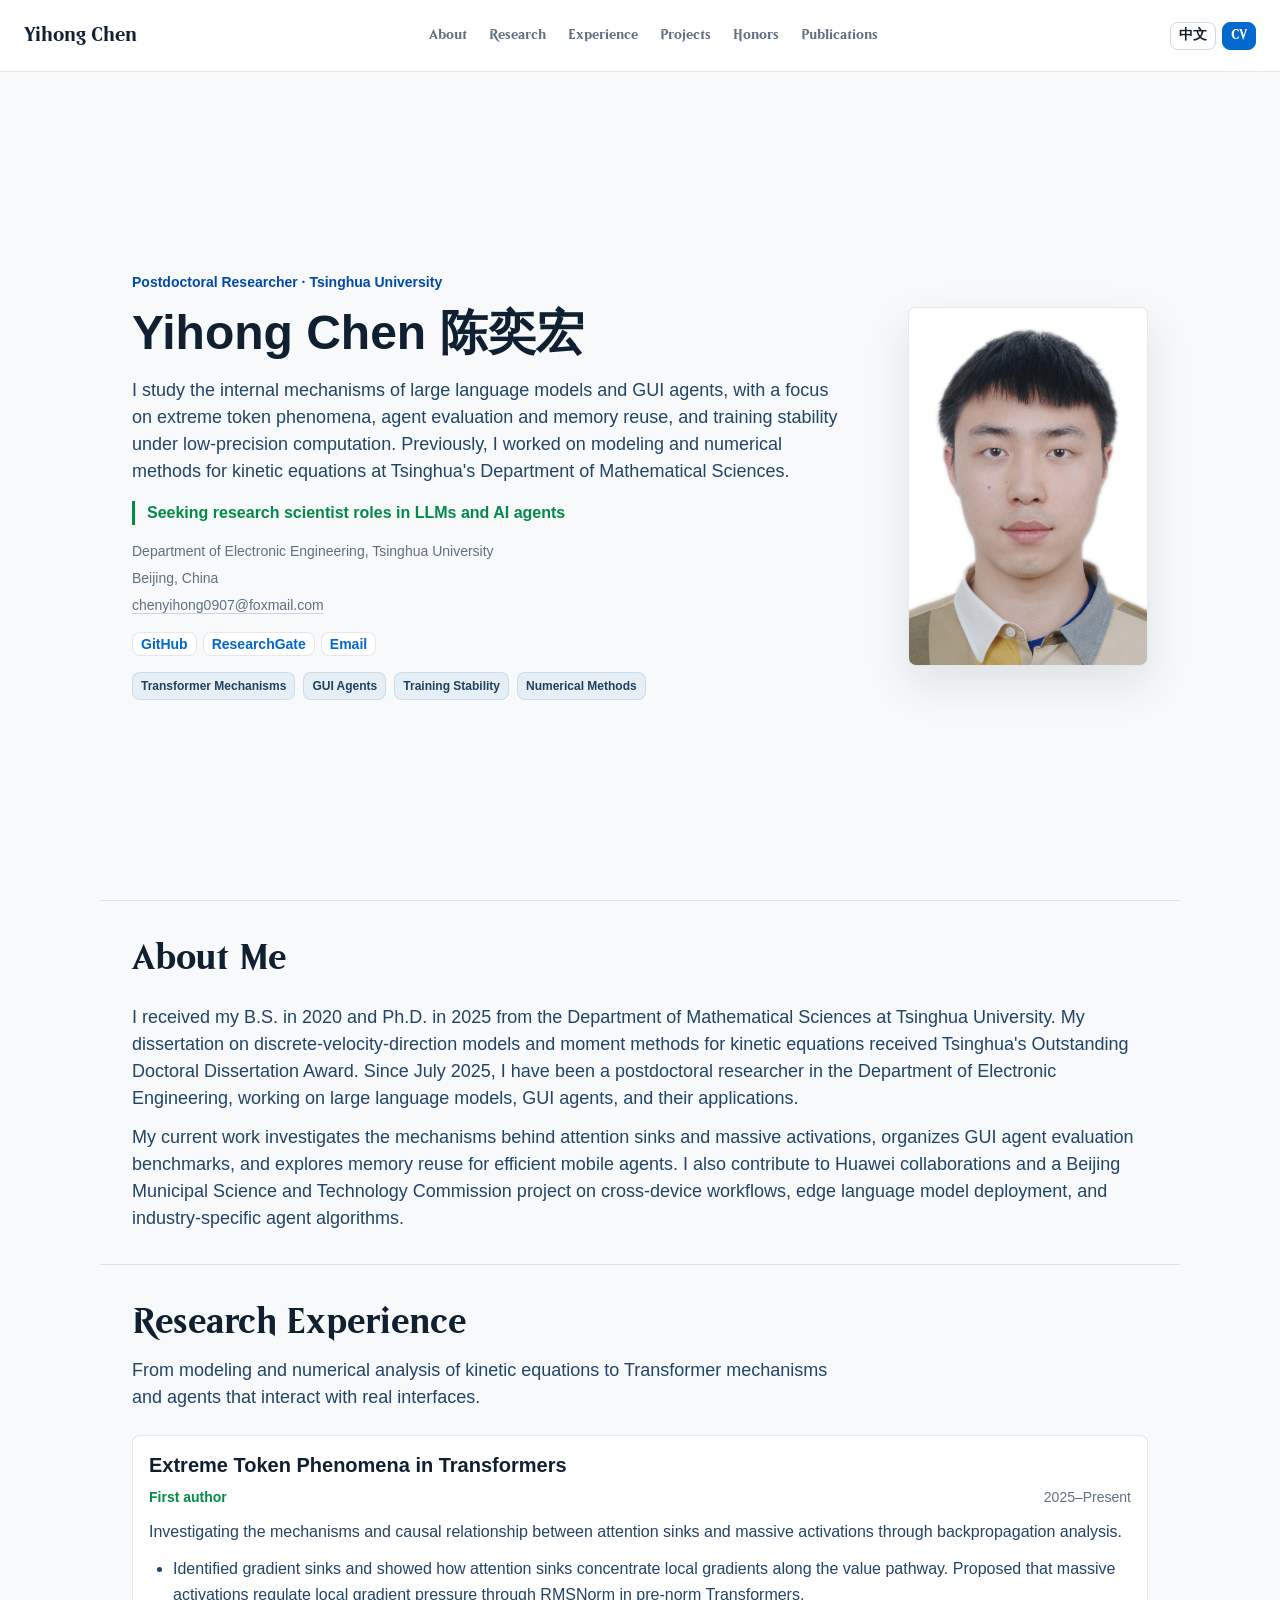
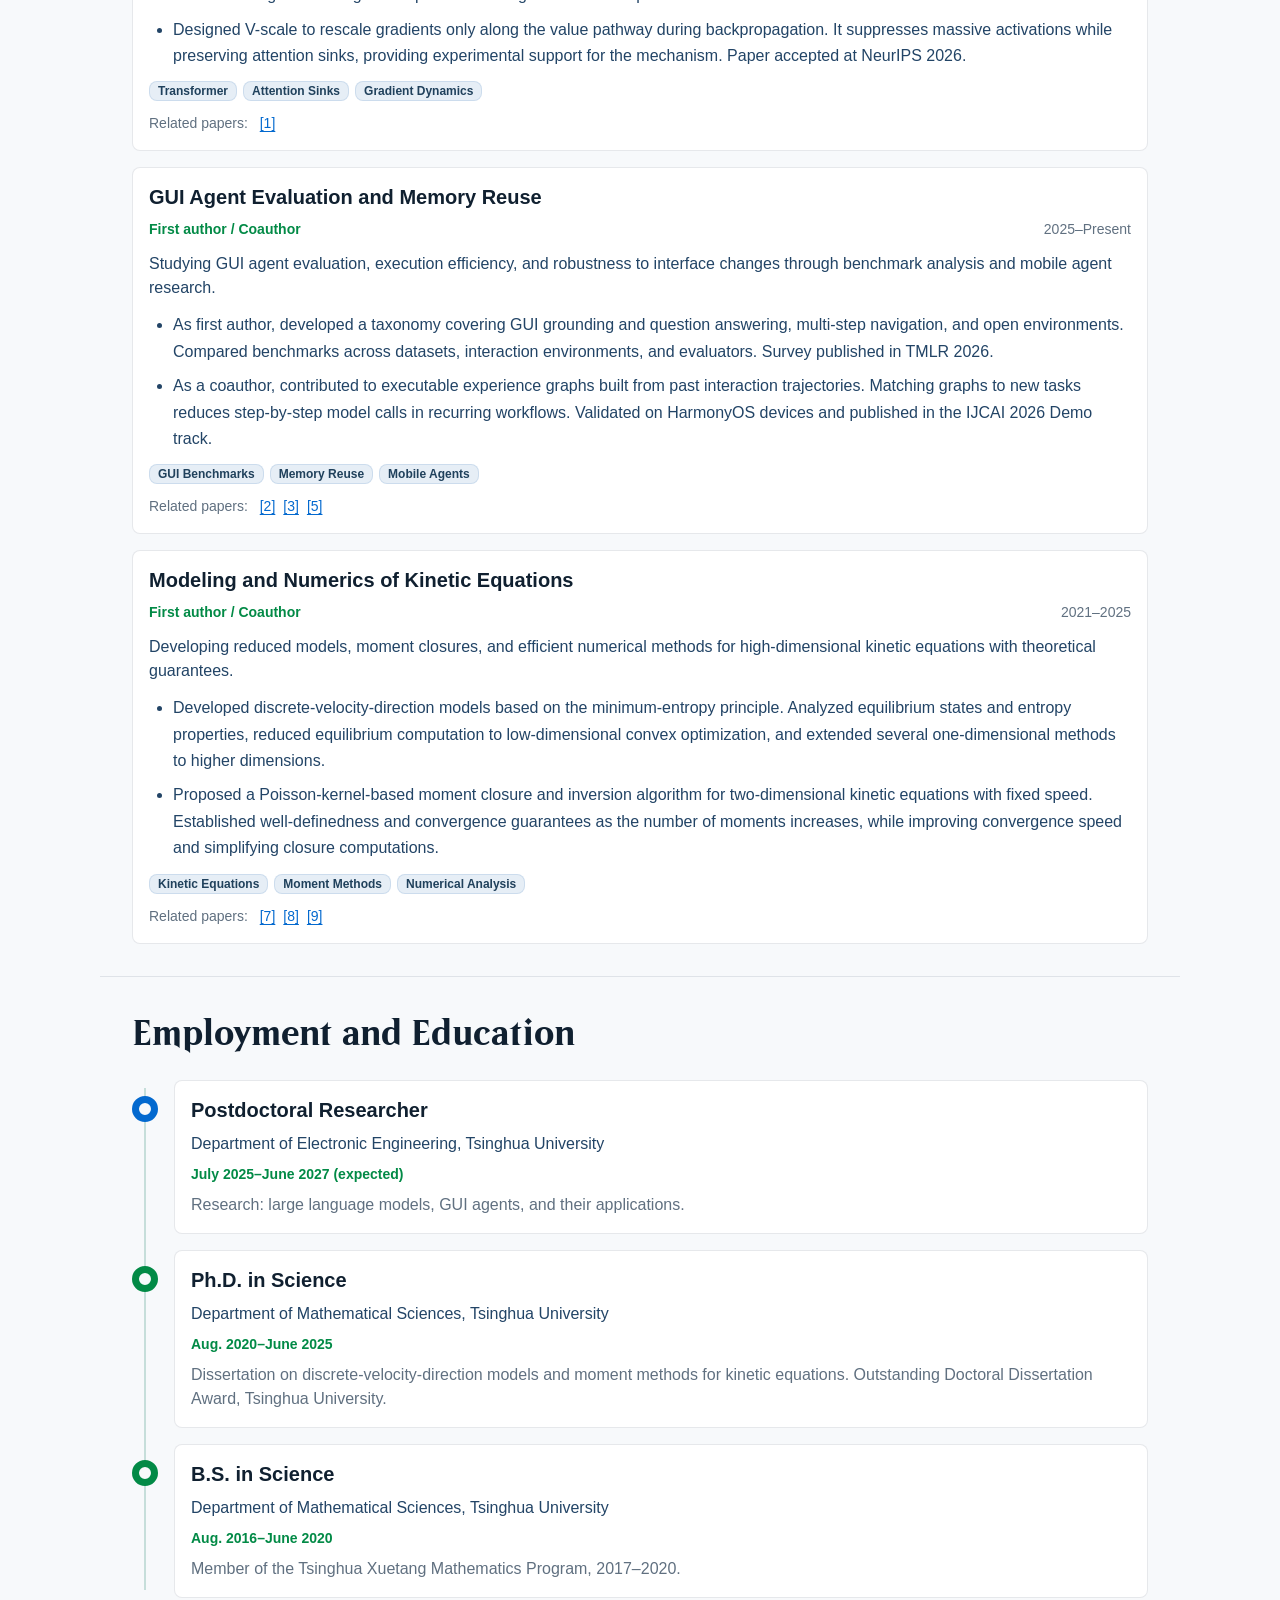
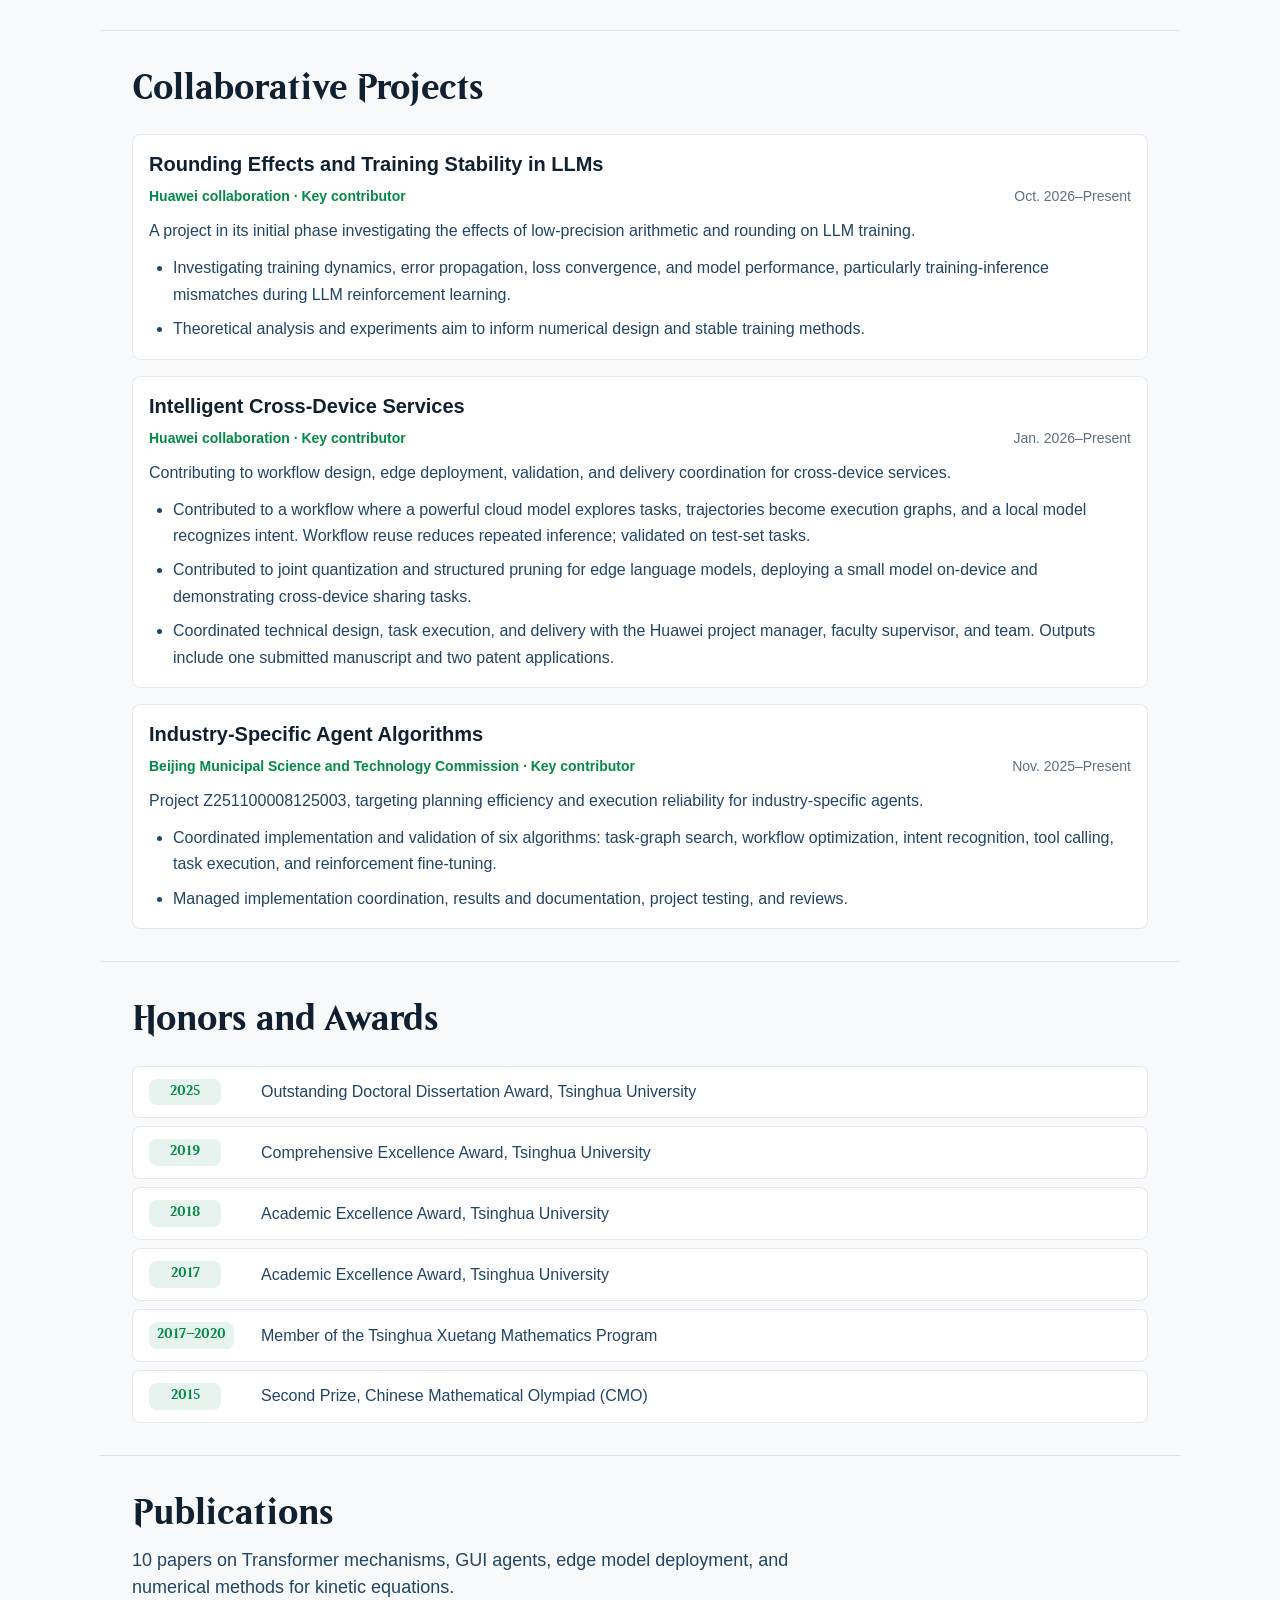
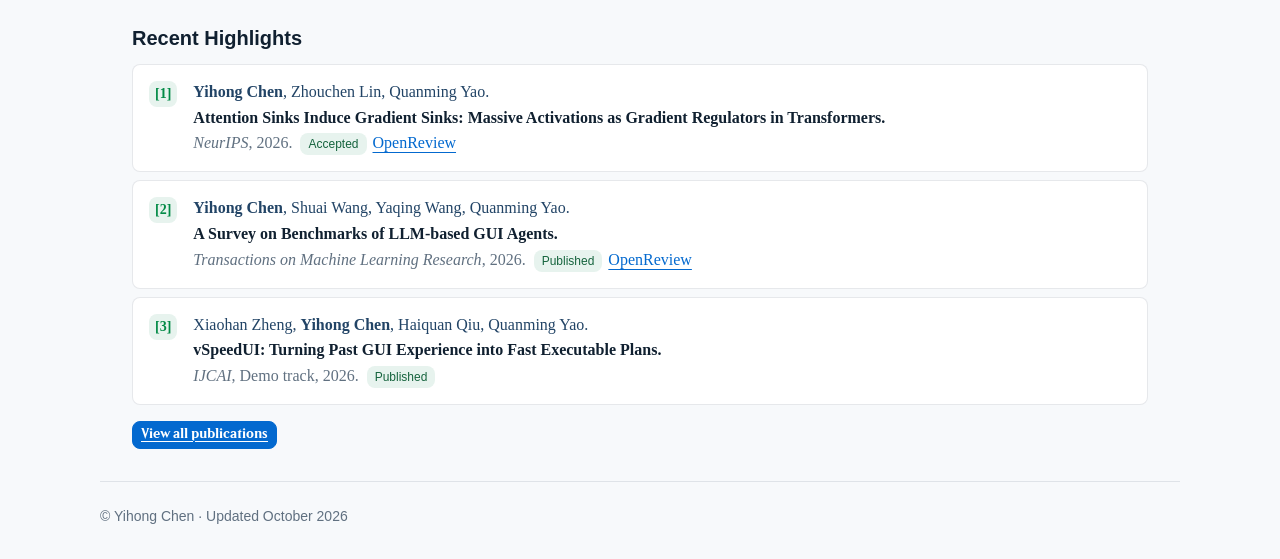
<file: index.html>
<!DOCTYPE html>
<html lang="zh-CN">
<head>
    <meta charset="utf-8">
    <meta name="viewport" content="width=device-width, initial-scale=1">
    <meta name="description" content="陈奕宏，清华大学电子工程系博士后。研究 Transformer 机制、GUI 智能体评测与记忆复用、大模型训练稳定性，以及动理学方程的模型与数值方法。">
    <meta name="author" content="Yihong Chen">
    <meta name="keywords" content="陈奕宏, Yihong Chen, Transformer, LLM, GUI Agent, Attention Sinks, Training Stability, Kinetic Equations">
    <meta property="og:type" content="website">
    <meta property="og:title" content="陈奕宏 | Yihong Chen">
    <meta property="og:description" content="陈奕宏，清华大学电子工程系博士后。研究 Transformer 机制、GUI 智能体评测与记忆复用、大模型训练稳定性，以及动理学方程的模型与数值方法。">
    <meta name="twitter:card" content="summary">
    <meta name="twitter:title" content="陈奕宏 | Yihong Chen">
    <meta name="twitter:description" content="陈奕宏，清华大学电子工程系博士后。研究 Transformer 机制、GUI 智能体评测与记忆复用、大模型训练稳定性，以及动理学方程的模型与数值方法。">
    <title>陈奕宏 | Yihong Chen</title>
    <!-- 样式统一维护在 css/main.css；发表相关数据维护在 js/publications.js。 -->
    <link rel="stylesheet" href="css/main.css">
    <script src="js/content.js" defer></script>
    <script src="js/publications.js" defer></script>
    <script src="js/main.js" defer></script>
</head>
<body data-page="home">
    <header class="site-header">
        <a class="brand" href="index.html#top" id="brand"></a>
        <!-- 顶部导航：data-nav 对应 content.js 的 nav 键名；href 可指向本页锚点或独立页面。 -->
        <nav class="site-nav" aria-label="Primary navigation">
            <a href="#profile" data-nav="profile"></a>
            <a href="#research-focus" data-nav="research"></a>
            <a href="#experience" data-nav="experience"></a>
            <a href="#projects" data-nav="projects"></a>
            <a href="#honors" data-nav="honors"></a>
            <a href="publications.html" data-nav="outputs"></a>
        </nav>
        <div class="header-actions">
            <button class="text-button" id="language-toggle" type="button">En</button>
            <button class="text-button primary" id="cv-button" type="button">简历</button>
        </div>
    </header>

    <main id="top">
        <!-- 首屏：这里保留结构，姓名、简介、标签和个人信息由 JS 按语言填入。 -->
        <section class="hero" aria-labelledby="profile-name">
            <div class="hero-copy">
                <p class="eyebrow" id="hero-eyebrow"></p>
                <h1 id="profile-name"></h1>
                <p class="lead" id="hero-lead"></p>
                <p class="opportunity" id="hero-opportunity"></p>
                <div class="identity-meta">
                    <ul class="meta-list" id="profile-lines"></ul>
                </div>
                <div class="profile-links" id="profile-links" aria-label="Academic profiles"></div>
                <div class="tag-list" id="hero-tags" aria-label="Focus areas"></div>
            </div>
            <aside class="profile-card" aria-label="Profile">
                <img class="profile-photo" id="profile-photo" src="img/profile.png" alt="陈奕宏">
            </aside>
        </section>

        <!-- 每个 section 都是一个页面章节；删除章节时，也检查 main.js 里的渲染函数。 -->
        <section class="section" id="profile" aria-labelledby="profile-title">
            <div class="section-heading">
                <h2 id="profile-title"></h2>
            </div>
            <div class="body-copy" id="profile-copy"></div>
        </section>

        <section class="section" id="research-focus" aria-labelledby="research-focus-title">
            <div class="section-heading">
                <h2 id="research-focus-title"></h2>
                <p class="section-copy" id="research-focus-lead"></p>
            </div>
            <div class="research-focus-grid" id="research-focus-list"></div>
        </section>

        <section class="section" id="experience" aria-labelledby="experience-title">
            <div class="section-heading">
                <h2 id="experience-title"></h2>
            </div>
            <div class="timeline" id="experience-list"></div>
        </section>

        <section class="section" id="projects" aria-labelledby="projects-title">
            <div class="section-heading">
                <h2 id="projects-title"></h2>
            </div>
            <div class="projects-list" id="projects-list"></div>
        </section>

        <!-- 荣誉与奖励列表由 content.js 维护，JS 按当前语言生成卡片。 -->
        <section class="section" id="honors" aria-labelledby="honors-title">
            <div class="section-heading">
                <h2 id="honors-title"></h2>
            </div>
            <div class="honor-list" id="honor-list"></div>
        </section>

        <!-- 首页展示近期代表工作，完整论文列表放在 publications.html。 -->
        <section class="section" id="outputs" aria-labelledby="outputs-title">
            <div class="section-heading">
                <h2 id="outputs-title"></h2>
                <p class="section-copy" id="outputs-summary"></p>
            </div>
            <h3 class="selected-title" id="selected-title"></h3>
            <ol class="outputs-list" id="selected-list"></ol>
            <div class="section-actions">
                <a class="text-button primary" id="outputs-link" href="publications.html"></a>
            </div>
        </section>
    </main>

    <footer class="site-footer">
        <span id="footer-text"></span>
    </footer>
</body>
</html>
</file>
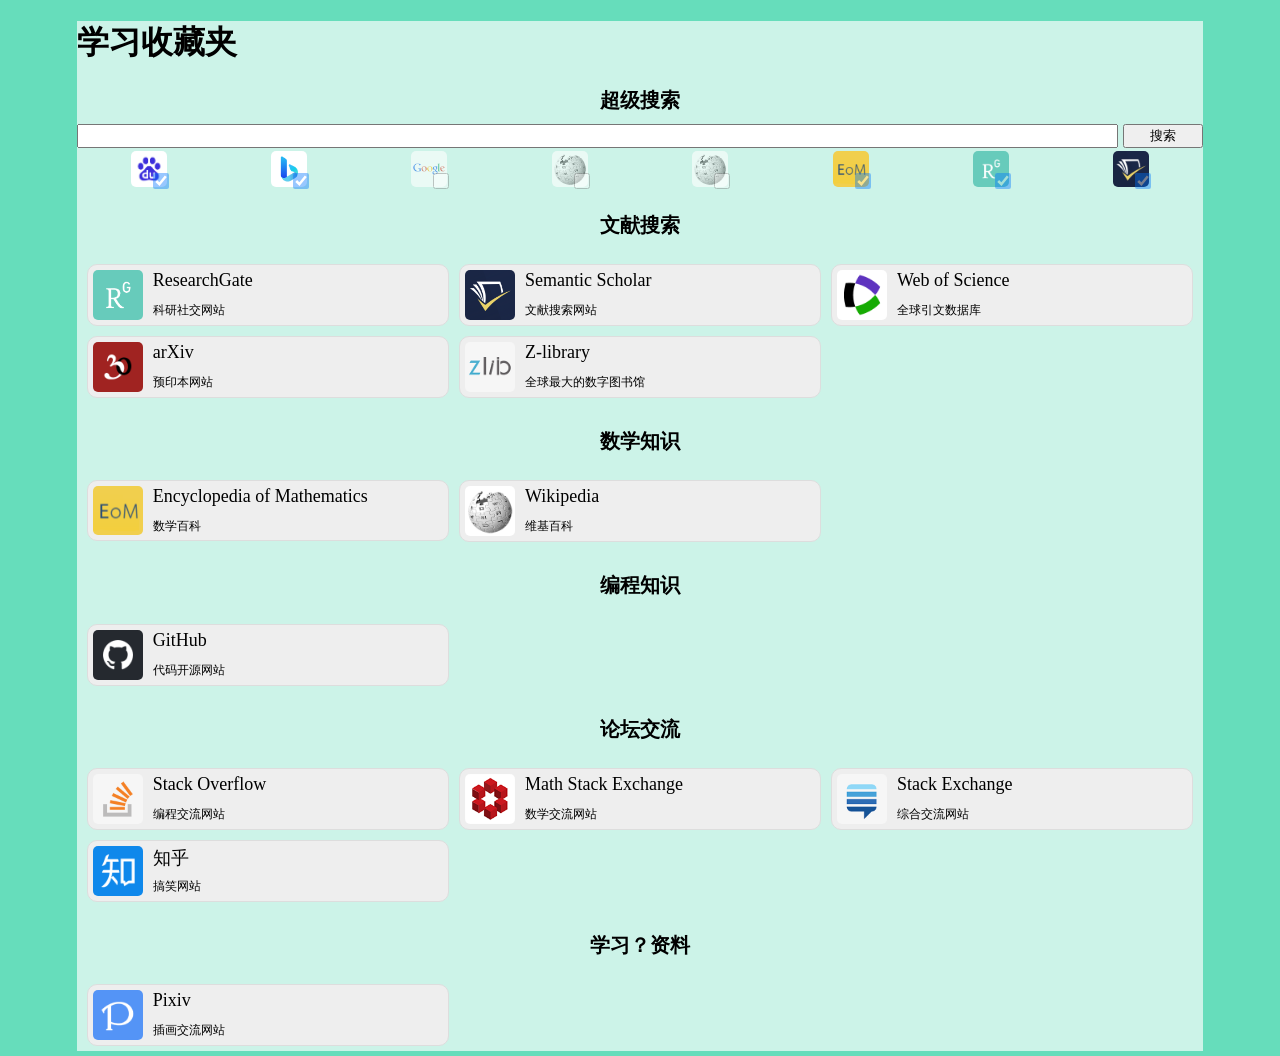
<file: home.html>
<!DOCTYPE html>
<html>
	<head>
		<meta charset="utf-8" />
		<title>学习收藏夹</title>
		<link rel="stylesheet" type="text/css" href="css/general.css">
	</head>
	<body id="bg">
		<script src="js/enter.js"></script>
		<script src="js/search_item.js"></script>
		<script src="js/super_search_box.js"></script>
		<script src="js/website_box.js"></script>
		<script src="js/website_table.js"></script>
		<div id="main_div">
			<h1>学习收藏夹</h1>
			
			<super-search-box id="ssb"></super-search-box>
			<website-table id="documenttable" tablename="文献搜索" weblist="json/document.json"></website-table>
			<website-table id="mathtable" tablename="数学知识" weblist="json/math.json"></website-table>
			<website-table id="codetable" tablename="编程知识" weblist="json/code.json"></website-table>
			<website-table id="forumtable" tablename="论坛交流" weblist="json/forum.json"></website-table>
			<website-table id="arttable" tablename="学习？资料" weblist="json/special-art.json"></website-table>

		</div>
	</body>
</html>
</file>
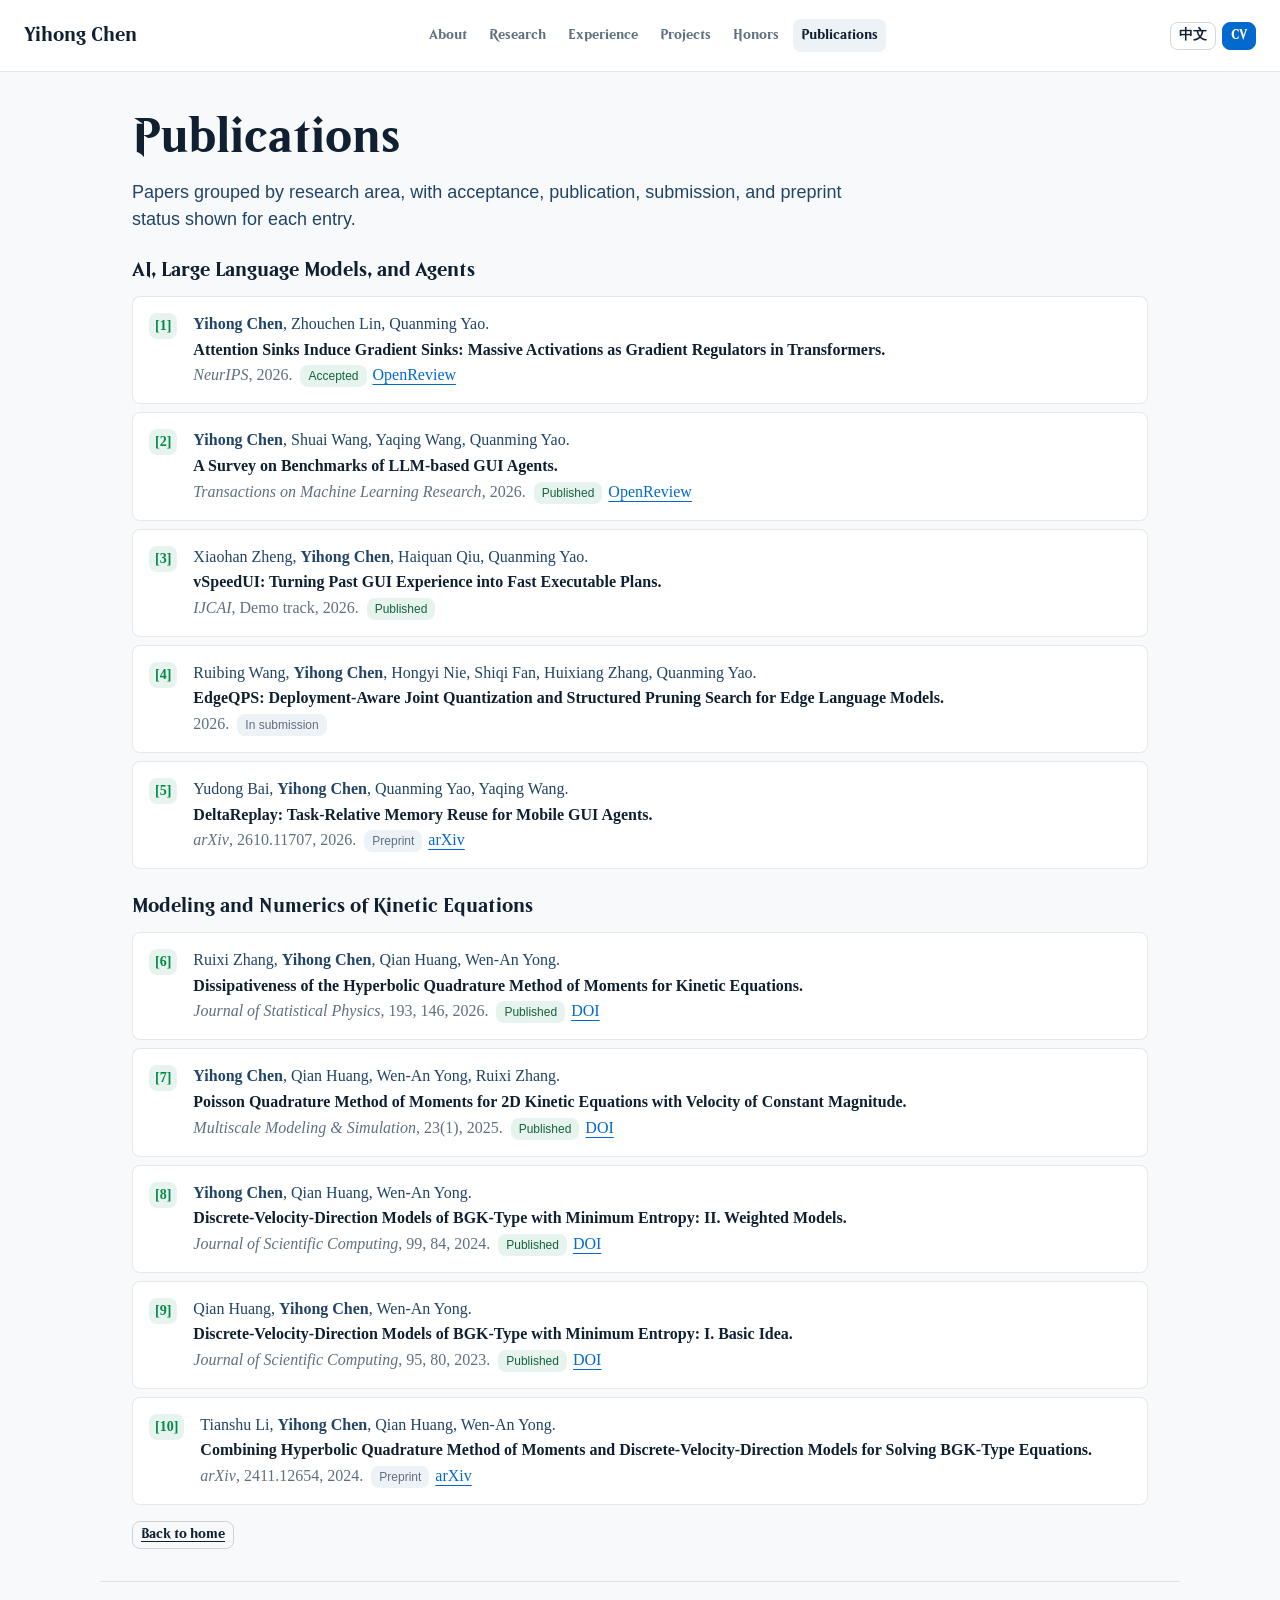
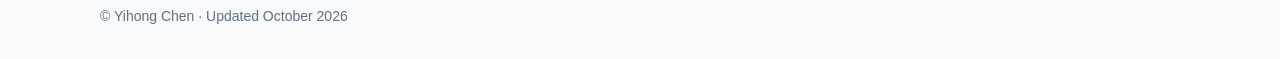
<file: publications.html>
<!DOCTYPE html>
<html lang="zh-CN">
<head>
    <meta charset="utf-8">
    <meta name="viewport" content="width=device-width, initial-scale=1">
    <meta name="description" content="陈奕宏的论文成果：人工智能、大语言模型与智能体，以及动理学方程建模与数值计算。包含 NeurIPS、TMLR、IJCAI 和数值计算相关期刊成果。">
    <meta name="author" content="Yihong Chen">
    <meta name="keywords" content="陈奕宏, Yihong Chen, NeurIPS, TMLR, IJCAI, EdgeQPS, DeltaReplay, Kinetic Equations, Moment Methods">
    <meta property="og:type" content="website">
    <meta property="og:title" content="论文成果 | 陈奕宏">
    <meta property="og:description" content="陈奕宏的论文成果：人工智能、大语言模型与智能体，以及动理学方程建模与数值计算。包含 NeurIPS、TMLR、IJCAI 和数值计算相关期刊成果。">
    <meta name="twitter:card" content="summary">
    <meta name="twitter:title" content="论文成果 | 陈奕宏">
    <meta name="twitter:description" content="陈奕宏的论文成果：人工智能、大语言模型与智能体，以及动理学方程建模与数值计算。包含 NeurIPS、TMLR、IJCAI 和数值计算相关期刊成果。">
    <title>论文成果 | 陈奕宏</title>
    <link rel="stylesheet" href="css/main.css">
    <script src="js/content.js" defer></script>
    <script src="js/publications.js" defer></script>
    <script src="js/main.js" defer></script>
</head>
<body data-page="publications">
    <header class="site-header">
        <a class="brand" href="index.html#top" id="brand"></a>
        <nav class="site-nav" aria-label="Primary navigation">
            <a href="index.html#profile" data-nav="profile"></a>
            <a href="index.html#research-focus" data-nav="research"></a>
            <a href="index.html#experience" data-nav="experience"></a>
            <a href="index.html#projects" data-nav="projects"></a>
            <a href="index.html#honors" data-nav="honors"></a>
            <a href="publications.html" data-nav="outputs" aria-current="page"></a>
        </nav>
        <div class="header-actions">
            <button class="text-button" id="language-toggle" type="button">En</button>
            <button class="text-button primary" id="cv-button" type="button">简历</button>
        </div>
    </header>

    <main id="top" class="page-main">
        <section class="section publications-section" aria-labelledby="publication-list-title">
            <div class="section-heading">
                <h1 class="page-title" id="publication-list-title"></h1>
                <p class="section-copy" id="publications-lead"></p>
            </div>
            <div class="outputs-block">
                <h2 class="publication-area-title" id="ai-title"></h2>
                <ol class="outputs-list" id="ai-list"></ol>
            </div>
            <div class="outputs-block">
                <h2 class="publication-area-title" id="kinetics-title"></h2>
                <ol class="outputs-list" id="kinetics-list"></ol>
            </div>
            <div class="section-actions">
                <a class="text-button" id="publications-back-link" href="index.html#outputs"></a>
            </div>
        </section>
    </main>

    <footer class="site-footer">
        <span id="footer-text"></span>
    </footer>
</body>
</html>
</file>
<file: css/main.css>
/* =========================================================
   1. 全局变量：日常调风格时，优先只改这一块
   ========================================================= */
@font-face {
    font-family: "Beleren2016";
    src: url("../fonts/Beleren2016-Bold.woff") format("woff");
    font-style: normal;
    font-weight: 600;
    font-display: swap;
}

:root {
    /* 颜色：页面正文、卡片、链接、强调色都集中在这里 */
    --color-ink: #102030;
    --color-body: #224466;
    --color-muted: #607080;
    --color-page: #f7f9fb;
    --color-panel: #ffffff;
    --color-white: #ffffff;
    --color-soft: #edf2f6;
    --color-primary: #0369cf;
    --color-primary-strong: #0248ab;
    --color-accent: #028a46;

    /* 颜色：状态、边框、浅色底，只在组件中复用 */
    --color-header-bg: rgba(255, 255, 255, 0.9);
    --color-focus: rgba(25, 122, 99, 0.28);
    --color-border: rgba(100, 112, 132, 0.16);
    --color-border-strong: rgba(100, 112, 132, 0.28);
    --color-timeline-line: rgba(25, 122, 99, 0.22);
    --color-tag-text: #20415c;
    --color-tag-bg: #e6eef6;
    --color-tag-border: rgba(16, 89, 168, 0.12);
    --color-outputs-index-bg: #e7f3ee;
    --color-shadow-panel: rgba(24, 32, 40, 0.1);

    /* 间距：以 m 为基准，向左变小，向右变大 */
    --space-sss: 4px;
    --space-ss: 6px;
    --space-s: 8px;
    --space-m: 12px;
    --space-l: 16px;
    --space-ll: 24px;
    --space-lll: 32px;
    --space-llll: 48px;

    /* 字号：普通正文用 m，辅助信息用 s/ss，标题单独用 heading */
    --text-sss: 10px;
    --text-ss: 12px;
    --text-s: 14px;
    --text-m: 16px;
    --text-l: 18px;
    --text-ll: 20px;
    --heading-m: clamp(24px, 4vw, 36px);
    --heading-l: clamp(32px, 8vw, 48px);

    /* 字重与行高：避免各处手写 600、800、1.5 */
    --font-weight-b: 600;
    --font-weight-bb: 800;
    --line-tight: 1.15;
    --line-base: 1.5;
    --line-button: 1;
    --line-card-title: 1.35;

    /* 圆角、边框、阴影、动效 */
    --radius-m: 8px;
    --border-width: 1px;
    --focus-width: 3px;
    --shadow-panel: 0 18px 45px var(--color-shadow-panel);
    --transition-m: 0.18s ease;

    /* 页面主要尺寸 */
    --content-width: 1080px;
    --copy-width: 720px;
    --profile-card-width: 240px;
    --profile-card-mobile-width: 50%;
    --profile-photo-mobile-height: 320px;

    /* 顶栏与响应式断点：默认是电脑横屏；小于此宽度按手机竖屏处理。 */
    --header-height: 72px;
    --header-height-compact: 64px;

    /* 小装饰尺寸：时间轴和链接下划线 */
    --timeline-marker-size: 26px;
    --timeline-marker-border: 7px;
    --timeline-line-width: 2px;
    --link-underline-width: 0.08em;
    --link-underline-offset: 0.24em;
    --nav-blur: 16px;

    --font-sans: "Inter", "Segoe UI", "Helvetica Neue", Arial, "Noto Sans SC", sans-serif;
    --font-serif-cn: "Noto Serif SC", "Source Han Serif SC", "Songti SC", SimSun, serif;
    --font-academic: "Times New Roman", Times, serif;
    --font-display-en: "Beleren2016", var(--font-sans);
    --font-display: var(--font-serif-cn);
}

/* 中文模式用宋体系；英文模式用 Beleren。JS 切换 documentElement.lang 后自动生效。 */
html[lang^="zh"] {
    --font-display: var(--font-serif-cn);
}

html[lang="en"] {
    --font-display: var(--font-display-en);
}

/* =========================================================
   2. 全局基底：通常不用改，负责浏览器默认样式归一
   ========================================================= */
* {
    box-sizing: border-box;
}

html {
    scroll-behavior: smooth;
}

body {
    margin: 0;
    color: var(--color-ink);
    background: var(--color-page);
    font-family: var(--font-sans);
    font-size: var(--text-m);
    line-height: var(--line-base);
}

a {
    color: var(--color-primary);
    text-decoration-thickness: var(--link-underline-width);
    text-underline-offset: var(--link-underline-offset);
}

a:hover {
    color: var(--color-primary-strong);
}

button,
a {
    -webkit-tap-highlight-color: transparent;
}

button:focus-visible,
a:focus-visible {
    outline: var(--focus-width) solid var(--color-focus);
    outline-offset: var(--focus-width);
}

/* =========================================================
   3. 通用排版：标题、正文、章节小标题
   ========================================================= */
h1,
h2,
h3,
p {
    overflow-wrap: anywhere;
}

h1 {
    margin: var(--space-s) 0 0;
    font-size: var(--heading-l);
    font-weight: var(--font-weight-bb);
    line-height: var(--line-tight);
}

h2 {
    margin: var(--space-ss) 0 0;
    font-family: var(--font-display);
    font-size: var(--heading-m);
    line-height: var(--line-tight);
}

h3 {
    margin: 0;
    font-size: var(--text-ll);
    line-height: var(--line-card-title);
}

.item-type {
    margin: 0;
    color: var(--color-accent);
    font-family: var(--font-sans);
    font-size: var(--text-s);
    font-weight: var(--font-weight-bb);
}

.lead,
.body-copy {
    color: var(--color-body);
    font-size: var(--text-l);
}

.lead {
    max-width: var(--copy-width);
    margin: var(--space-l) 0 0;
}

.eyebrow {
    margin: 0 0 var(--space-m);
    color: var(--color-primary-strong);
    font-size: var(--text-s);
    font-weight: var(--font-weight-b);
}

.opportunity {
    margin: var(--space-l) 0 0;
    padding-left: var(--space-m);
    color: var(--color-accent);
    border-left: 3px solid var(--color-accent);
    font-weight: var(--font-weight-b);
}

.body-copy p {
    margin: 0 0 var(--space-m);
}

.body-copy p:last-child {
    margin-bottom: 0;
}

/* =========================================================
   4. 页面骨架：容器宽度与章节距离
   ========================================================= */
main,
.site-footer {
    width: min(var(--content-width), calc(100% - var(--space-lll)));
    margin: 0 auto;
}

.section {
    padding: var(--space-lll);
    border-top: var(--border-width) solid var(--color-border);
    scroll-margin-top: calc(var(--header-height) + var(--space-l));
}

.section-heading {
    max-width: var(--copy-width);
    margin-bottom: var(--space-ll);
}

.section-copy {
    max-width: var(--copy-width);
    margin: var(--space-m) 0 0;
    color: var(--color-body);
    font-size: var(--text-l);
}

.section-actions {
    display: flex;
    flex-wrap: wrap;
    gap: var(--space-s);
    margin-top: var(--space-l);
}

/* =========================================================
   5. 通用组件：按钮、标签、列表、卡片
   ========================================================= */
.text-button {
    display: inline-flex;
    align-items: center;
    justify-content: center;
    min-height: calc(var(--space-l) + var(--space-m));
    padding: 0 var(--space-s);
    color: var(--color-ink);
    background: transparent;
    border: var(--border-width) solid var(--color-border-strong);
    border-radius: var(--radius-m);
    cursor: pointer;
    font: inherit;
    font-family: var(--font-display);
    font-size: var(--text-s);
    font-weight: var(--font-weight-b);
    line-height: var(--line-button);
    transition:
        background-color var(--transition-m),
        border-color var(--transition-m),
        color var(--transition-m);
}

.text-button:hover {
    background: var(--color-soft);
}

.text-button.primary {
    color: var(--color-white);
    background: var(--color-primary);
    border-color: var(--color-primary);
}

.text-button.primary:hover {
    background: var(--color-primary-strong);
    border-color: var(--color-primary-strong);
}

.tag-list {
    display: flex;
    flex-wrap: wrap;
    gap: var(--space-s);
    margin-top: var(--space-l);
}

.tag {
    display: inline-flex;
    align-items: center;
    min-height: calc(var(--space-l) + var(--space-ss));
    padding: var(--space-sss) var(--space-s);
    border-radius: var(--radius-m);
    font-size: var(--text-ss);
    font-weight: var(--font-weight-b);
}

.tag {
    color: var(--color-tag-text);
    background: var(--color-tag-bg);
    border: var(--border-width) solid var(--color-tag-border);
}

.meta-list {
    margin: 0;
    padding: 0;
    list-style: none;
    display: grid;
    gap: var(--space-ss);
    color: var(--color-muted);
    font-size: var(--text-s);
    line-height: var(--line-base);
}

.meta-list a {
    color: inherit;
    text-decoration-color: var(--color-border-strong);
    transition: color var(--transition-m);
}

.meta-list a:hover {
    color: var(--color-primary-strong);
}

/* 白底卡片的共用底座：新增卡片时优先复用这组视觉 */
.projects-item,
.timeline-body,
.outputs-list li,
.profile-card,
.honor-item,
.research-focus-item {
    background: var(--color-panel);
    border: var(--border-width) solid var(--color-border);
    border-radius: var(--radius-m);
}

.projects-item,
.timeline-body {
    padding: var(--space-l);
}

.projects-list,
.timeline {
    display: grid;
    gap: var(--space-l);
}

.projects-item p,
.timeline-body p,
.outputs-main p {
    margin: 0;
}

/* =========================================================
   6. 顶部导航：只负责定位、导航项和语言/CV按钮
   ========================================================= */
.site-header {
    position: sticky;
    top: 0;
    z-index: 10;
    display: grid;
    grid-template-columns: auto 1fr auto;
    align-items: center;
    gap: var(--space-l);
    min-height: var(--header-height);
    padding: 0 var(--space-ll);
    background: var(--color-header-bg);
    border-bottom: var(--border-width) solid var(--color-border);
    backdrop-filter: blur(var(--nav-blur));
}

.brand {
    color: var(--color-ink);
    font-family: var(--font-display);
    font-size: var(--text-ll);
    font-weight: var(--font-weight-b);
    text-decoration: none;
    white-space: nowrap;
}

.site-nav {
    display: flex;
    justify-content: center;
    gap: var(--space-ss);
}

.site-nav a {
    padding: var(--space-ss) var(--space-s);
    color: var(--color-muted);
    border-radius: var(--radius-m);
    font-family: var(--font-display);
    font-size: var(--text-s);
    font-weight: var(--font-weight-b);
    text-decoration: none;
    white-space: nowrap;
    transition:
        background-color var(--transition-m),
        color var(--transition-m);
}

.site-nav a:hover {
    color: var(--color-ink);
    background: var(--color-soft);
}

.site-nav a[aria-current="page"] {
    color: var(--color-ink);
    background: var(--color-soft);
}

.header-actions {
    display: flex;
    align-items: center;
    gap: var(--space-ss);
}

/* =========================================================
   7. 首屏：姓名、简介、个人信息、头像
   ========================================================= */
.hero {
    display: grid;
    grid-template-columns: minmax(0, 1fr) var(--profile-card-width);
    gap: var(--space-lll);
    align-items: center;
    min-height: calc(100svh - var(--header-height));
    padding: var(--space-llll) var(--space-lll);
}

.hero-copy {
    max-width: var(--copy-width);
}

.identity-meta {
    margin-top: var(--space-l);
}

.profile-links {
    display: flex;
    flex-wrap: wrap;
    gap: var(--space-ss);
    margin-top: var(--space-l);
}

.profile-links a {
    display: inline-flex;
    align-items: center;
    min-height: calc(var(--space-l) + var(--space-s));
    padding: 0 var(--space-s);
    color: var(--color-primary);
    background: var(--color-panel);
    border: var(--border-width) solid var(--color-border);
    border-radius: var(--radius-m);
    font-size: var(--text-s);
    font-weight: var(--font-weight-b);
    line-height: var(--line-button);
    text-decoration: none;
    transition:
        background-color var(--transition-m),
        border-color var(--transition-m),
        color var(--transition-m);
}

.profile-links a:hover {
    color: var(--color-white);
    background: var(--color-primary);
    border-color: var(--color-primary);
}

.profile-card {
    align-self: center;
    overflow: hidden;
    box-shadow: var(--shadow-panel);
}

.profile-photo {
    display: block;
    width: 100%;
    aspect-ratio: 2 / 3;
    object-fit: cover;
    background: var(--color-soft);
}

/* =========================================================
   8. 科研与项目经历
   ========================================================= */
.research-focus-grid {
    display: grid;
    grid-template-columns: 1fr;
    gap: var(--space-l);
}

.research-focus-item {
    display: grid;
    gap: var(--space-m);
    align-content: start;
    padding: var(--space-l);
}

.research-focus-description {
    margin: 0;
    color: var(--color-body);
}

.item-header {
    margin-bottom: var(--space-m);
}

.research-focus-item .item-header {
    margin-bottom: 0;
}

.item-meta {
    display: flex;
    flex-wrap: wrap;
    align-items: baseline;
    justify-content: space-between;
    gap: var(--space-ss) var(--space-l);
    margin-top: var(--space-s);
}

.item-duration {
    margin: 0;
    color: var(--color-muted);
    font-size: var(--text-s);
}

.item-highlights {
    display: grid;
    gap: var(--space-s);
    margin: var(--space-m) 0 0;
    padding-left: var(--space-ll);
    color: var(--color-body);
    line-height: 1.65;
}

.research-focus-item .item-highlights {
    margin-top: 0;
}

.related-papers {
    margin: 0;
    color: var(--color-muted);
    font-size: var(--text-s);
}

.related-papers a {
    margin-left: var(--space-s);
}

.projects-item > p {
    color: var(--color-body);
}

/* =========================================================
   9. 教育与工作经历时间轴
   ========================================================= */
.timeline {
    position: relative;
}

.timeline::before {
    position: absolute;
    top: var(--space-s);
    bottom: var(--space-s);
    left: var(--space-m);
    width: var(--timeline-line-width);
    background: var(--color-timeline-line);
    content: "";
}

.timeline-item {
    position: relative;
    display: grid;
    grid-template-columns: var(--timeline-marker-size) minmax(0, 1fr);
    gap: var(--space-l);
}

.timeline-marker {
    position: relative;
    z-index: 1;
    width: var(--timeline-marker-size);
    height: var(--timeline-marker-size);
    margin-top: var(--space-l);
    background: var(--color-page);
    border: var(--timeline-marker-border) solid var(--color-accent);
    border-radius: 50%;
}

.timeline-marker.job {
    border-color: var(--color-primary);
}

.timeline-body {
    position: relative;
}

.timeline-body .timeline-affiliation {
    margin-top: var(--space-s);
    color: var(--color-body);
}

.timeline-body > p:last-child {
    margin-top: var(--space-s);
    color: var(--color-muted);
}

.timeline-body .timeline-time {
    margin-top: var(--space-s);
    color: var(--color-accent);
    font-size: var(--text-s);
    font-weight: var(--font-weight-b);
}

/* =========================================================
   10. 学术成果列表
   ========================================================= */
.publications-section {
    border-top: 0;
}

.page-title {
    font-family: var(--font-display);
}

.publication-area-title,
.selected-title {
    font-size: var(--text-ll);
    line-height: var(--line-card-title);
}

.outputs-block {
    margin-top: var(--space-ll);
}

.outputs-list {
    display: grid;
    gap: var(--space-s);
    margin: var(--space-m) 0 0;
    padding: 0;
    font-family: var(--font-academic);
    font-size: var(--text-m);
    line-height: var(--line-card-title);
    list-style: none;
    counter-reset: outputs var(--publication-start, 0);
}

.outputs-list li {
    display: grid;
    grid-template-columns: auto minmax(0, 1fr);
    gap: var(--space-l);
    align-items: start;
    padding: var(--space-l);
    counter-increment: outputs;
    scroll-margin-top: calc(var(--header-height) + var(--space-ll));
}

.outputs-list li:target {
    border-color: var(--color-primary);
    box-shadow: 0 0 0 2px var(--color-tag-bg);
}

.outputs-list li::before {
    display: inline-flex;
    grid-column: 1;
    grid-row: 1;
    align-items: center;
    justify-content: center;
    width: fit-content;
    min-height: var(--timeline-marker-size);
    padding: 0 var(--space-ss);
    color: var(--color-accent);
    background: var(--color-outputs-index-bg);
    border-radius: var(--radius-m);
    font-size: var(--text-s);
    font-weight: var(--font-weight-bb);
    line-height: var(--line-button);
    content: "[" counter(outputs) "]";
}

.outputs-main {
    display: grid;
    grid-column: 2;
    grid-row: 1;
    gap: var(--space-sss);
}

.outputs-authors {
    color: var(--color-body);
}

.outputs-title {
    font-weight: var(--font-weight-b);
}

.outputs-venue {
    color: var(--color-muted);
}

.outputs-meta {
    white-space: normal;
}

.publication-status {
    display: inline-block;
    margin-left: var(--space-s);
    padding: 2px var(--space-s);
    color: var(--color-muted);
    background: var(--color-soft);
    border-radius: var(--radius-m);
    font-family: var(--font-sans);
    font-size: var(--text-ss);
    line-height: var(--line-base);
    vertical-align: baseline;
}

.status-accepted,
.status-published {
    color: #16643e;
    background: var(--color-outputs-index-bg);
}

.outputs-meta a {
    margin-left: var(--space-ss);
}

.inline-tags {
    display: flex;
    flex-wrap: wrap;
    gap: var(--space-ss);
}

.inline-tag {
    display: inline-flex;
    align-items: center;
    min-height: calc(var(--space-l) + var(--space-sss));
    padding: 0 var(--space-s);
    color: var(--color-tag-text);
    background: var(--color-tag-bg);
    border: var(--border-width) solid var(--color-tag-border);
    border-radius: var(--radius-m);
    font-size: var(--text-ss);
    font-weight: var(--font-weight-b);
    line-height: var(--line-button);
}

/* =========================================================
   11. 荣誉、联系、页脚
   ========================================================= */
.honor-list {
    display: grid;
    gap: var(--space-s);
}

.honor-item {
    display: grid;
    grid-template-columns: minmax(96px, auto) minmax(0, 1fr);
    gap: var(--space-l);
    align-items: center;
    padding: var(--space-m) var(--space-l);
}

.honor-time {
    display: inline-flex;
    align-items: center;
    justify-content: center;
    width: fit-content;
    min-width: 72px;
    margin: 0;
    padding: var(--space-sss) var(--space-s);
    color: var(--color-accent);
    background: var(--color-outputs-index-bg);
    border-radius: var(--radius-m);
    font-family: var(--font-display);
    font-size: var(--text-s);
    font-weight: var(--font-weight-bb);
    line-height: var(--line-card-title);
    white-space: nowrap;
}

.honor-description {
    margin: 0;
    color: var(--color-body);
}

.site-footer {
    padding: var(--space-ll) 0 var(--space-lll);
    color: var(--color-muted);
    border-top: var(--border-width) solid var(--color-border);
    font-size: var(--text-s);
}

/* =========================================================
   12. 响应式：默认电脑横屏；这里统一处理手机竖屏
   ========================================================= */
@media (max-width: 960px) {
    .site-header {
        grid-template-columns: 1fr auto;
        gap: var(--space-s);
        padding: var(--space-s) var(--space-l);
    }

    .site-nav {
        grid-column: 1 / -1;
        justify-content: flex-start;
        order: 3;
        overflow-x: auto;
        min-width: 0;
        scrollbar-width: none;
    }

    .site-nav::-webkit-scrollbar {
        display: none;
    }

    .section,
    .outputs-list li {
        scroll-margin-top: 128px;
    }
}

@media (max-width: 720px) {
    :root {
        --header-height: var(--header-height-compact);
    }

    body {
        font-size: var(--text-s);
    }

    main,
    .site-footer {
        width: min(100% - var(--space-l), var(--content-width));
    }

    .site-header {
        grid-template-columns: 1fr auto;
        gap: var(--space-s);
        padding: var(--space-s) var(--space-l);
    }

    .brand {
        font-size: var(--text-l);
    }

    .site-nav {
        grid-column: 1 / -1;
        justify-content: flex-start;
        order: 3;
        overflow-x: auto;
        padding-bottom: var(--space-sss);
        scrollbar-width: none;
    }

    .site-nav::-webkit-scrollbar {
        display: none;
    }

    .text-button {
        min-height: calc(var(--space-l) + var(--space-s));
    }

    h1 {
        font-size: var(--heading-m);
    }

    .lead,
    .body-copy,
    .section-copy {
        font-size: var(--text-m);
    }

    .section {
        padding: var(--space-lll) 0;
    }

    .hero {
        grid-template-columns: 1fr;
        gap: var(--space-l);
        min-height: 0;
        padding: var(--space-lll) 0;
    }

    .profile-card {
        justify-self: center;
        order: -1;
        width: min(var(--profile-card-width), var(--profile-card-mobile-width));
    }

    .projects-item,
    .timeline-body,
    .outputs-list li,
    .honor-item,
    .research-focus-item {
        padding: var(--space-m);
    }

    .timeline-time {
        position: static;
        margin-top: var(--space-ss);
    }

    .outputs-list li {
        gap: var(--space-s);
    }

    .outputs-list {
        font-size: var(--text-s);
    }

    .research-focus-grid {
        grid-template-columns: 1fr;
    }

    .profile-photo {
        max-height: var(--profile-photo-mobile-height);
    }
}
</file>
<file: css/general.css>
#bg {
	background-color: #6DB;
	margin: 0px;
}

#main_div {
	height: 100%;
	margin-top: 0px;
	margin-bottom: 0px;
	margin-left: 6%;
	margin-right: 6%;
	background-color: #FFFFFFAA;
}
</file>
